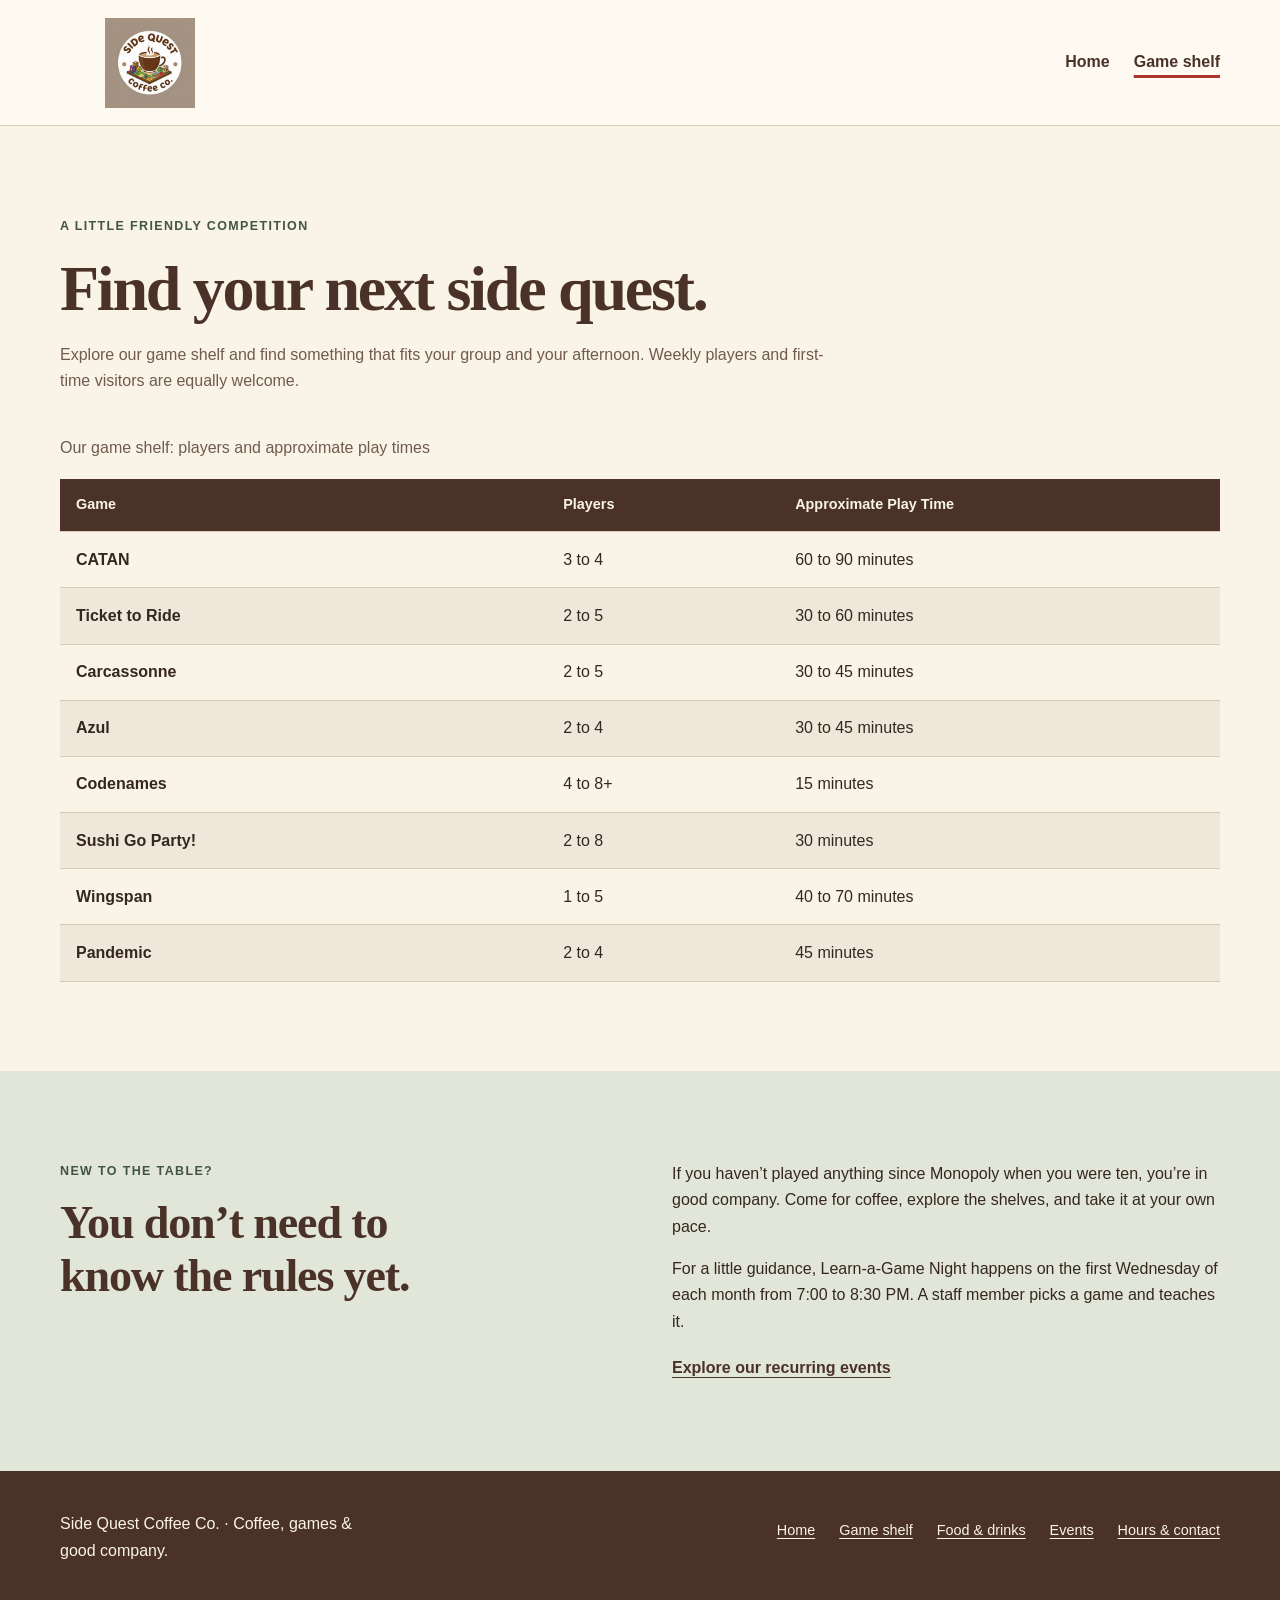
<file: games.html>
<!DOCTYPE html>
<html lang="en">
<head>
  <meta charset="UTF-8">
  <meta name="viewport" content="width=device-width, initial-scale=1.0">
  <meta name="description" content="Explore the tabletop game shelf at Side Quest Coffee Co., with player counts and approximate play times for all eight games. Beginners welcome.">
  <meta name="theme-color" content="#4b3228">
  <title>Game Shelf | Side Quest Coffee Co.</title>
  <link rel="stylesheet" href="style.css">
</head>
<body>
  <a class="skip-link" href="#main-content">Skip to main content</a>

  <header class="site-header">
    <div class="container header-inner">
      <a class="brand" href="index.html" aria-label="Side Quest Coffee Co. home">
        <img
          class="brand-logo"
          src="images/sidequest-logo.png"
          alt="Side Quest Coffee Co. logo featuring a steaming coffee cup on a colorful board game"
        >
      </a>

      <nav class="main-nav" aria-label="Main navigation">
        <ul>
          <li><a href="index.html">Home</a></li>
          <li><a href="games.html" aria-current="page">Game shelf</a></li>
        </ul>
      </nav>
    </div>
  </header>

  <main id="main-content">
    <section class="games section" aria-labelledby="games-heading">
      <div class="container">
        <div class="section-heading">
          <p class="eyebrow">A little friendly competition</p>
          <h1 id="games-heading">Find your next side quest.</h1>
          <p>Explore our game shelf and find something that fits your group and your afternoon. Weekly players and first-time visitors are equally welcome.</p>
        </div>

        <div class="table-wrapper">
          <table class="games-table">
            <caption>Our game shelf: players and approximate play times</caption>
            <thead>
              <tr>
                <th scope="col">Game</th>
                <th scope="col">Players</th>
                <th scope="col">Approximate Play Time</th>
              </tr>
            </thead>
            <tbody>
              <tr>
                <th scope="row">CATAN</th>
                <td>3 to 4</td>
                <td>60 to 90 minutes</td>
              </tr>
              <tr>
                <th scope="row">Ticket to Ride</th>
                <td>2 to 5</td>
                <td>30 to 60 minutes</td>
              </tr>
              <tr>
                <th scope="row">Carcassonne</th>
                <td>2 to 5</td>
                <td>30 to 45 minutes</td>
              </tr>
              <tr>
                <th scope="row">Azul</th>
                <td>2 to 4</td>
                <td>30 to 45 minutes</td>
              </tr>
              <tr>
                <th scope="row">Codenames</th>
                <td>4 to 8+</td>
                <td>15 minutes</td>
              </tr>
              <tr>
                <th scope="row">Sushi Go Party!</th>
                <td>2 to 8</td>
                <td>30 minutes</td>
              </tr>
              <tr>
                <th scope="row">Wingspan</th>
                <td>1 to 5</td>
                <td>40 to 70 minutes</td>
              </tr>
              <tr>
                <th scope="row">Pandemic</th>
                <td>2 to 4</td>
                <td>45 minutes</td>
              </tr>
            </tbody>
          </table>
        </div>
      </div>
    </section>

    <section class="about section" aria-labelledby="welcome-heading">
      <div class="container about-layout">
        <div>
          <p class="eyebrow">New to the table?</p>
          <h2 id="welcome-heading">You don’t need to know the rules yet.</h2>
        </div>

        <div class="about-copy">
          <p>If you haven’t played anything since Monopoly when you were ten, you’re in good company. Come for coffee, explore the shelves, and take it at your own pace.</p>
          <p>For a little guidance, Learn-a-Game Night happens on the first Wednesday of each month from 7:00 to 8:30 PM. A staff member picks a game and teaches it.</p>
          <a class="text-link" href="index.html#events">Explore our recurring events</a>
        </div>
      </div>
    </section>
  </main>

  <footer class="site-footer">
    <div class="container footer-inner">
      <p>Side Quest Coffee Co. <span aria-hidden="true">·</span> Coffee, games &amp; good company.</p>
      <nav aria-label="Footer navigation">
        <ul>
          <li><a href="index.html">Home</a></li>
          <li><a href="games.html" aria-current="page">Game shelf</a></li>
          <li><a href="index.html#menu">Food &amp; drinks</a></li>
          <li><a href="index.html#events">Events</a></li>
          <li><a href="index.html#visit">Hours &amp; contact</a></li>
        </ul>
      </nav>
    </div>
  </footer>
</body>
</html>
</file>
<file: style.css>
/* Shared styles for index.html and games.html. */
:root {
  --cream: #faf4e8;
  --paper: #fffaf1;
  --brown: #4b3228;
  --ink: #35271f;
  --muted: #705b4d;
  --line: #d8c9b5;
  --sage: #e1e6d8;
  --sage-dark: #405542;
  --red: #a9362f;
  --blue: #315c86;
  --yellow: #e9b94e;
}

* { box-sizing: border-box; }
body {
  margin: 0;
  background: var(--cream);
  color: var(--ink);
  font-family: "Trebuchet MS", Arial, sans-serif;
  font-size: 1rem;
  line-height: 1.65;
}
img { display: block; max-width: 100%; height: auto; }
a { color: var(--brown); text-underline-offset: 0.22em; }
a:hover { color: var(--red); }
a:focus-visible {
  outline: 3px solid var(--blue);
  outline-offset: 5px;
  border-radius: 3px;
}
h1, h2, h3, p, figure, dl { margin: 0; }
h1, h2, h3 {
  color: var(--brown);
  font-family: Georgia, "Times New Roman", serif;
  line-height: 1.15;
  text-wrap: balance;
}
h1 { font-size: clamp(2.5rem, 5vw, 4.75rem); letter-spacing: -0.035em; }
h2 { font-size: clamp(2rem, 3.6vw, 3.25rem); letter-spacing: -0.025em; }
h3 { font-size: 1.5rem; }
p + p { margin-top: 1rem; }
.container { width: min(100% - 3rem, 1160px); margin-inline: auto; }
.section { padding-block: clamp(3rem, 7vw, 6rem); }
.section-heading { max-width: 720px; margin-bottom: 2.5rem; }
.section-heading > p:last-child { margin-top: 1rem; color: var(--muted); }
.eyebrow {
  margin-bottom: 1rem;
  color: var(--sage-dark);
  font-size: 0.78rem;
  font-weight: 700;
  letter-spacing: 0.11em;
  text-transform: uppercase;
}
.skip-link {
  position: absolute;
  top: 0.5rem;
  left: 1rem;
  z-index: 10;
  padding: 0.75rem 1rem;
  background: var(--paper);
  transform: translateY(-180%);
}
.skip-link:focus { transform: translateY(0); }

/* A simple shared header: all navigation stays visible on small screens. */
.site-header { background: var(--paper); border-bottom: 1px solid var(--line); }
.header-inner {
  display: flex;
  align-items: center;
  justify-content: space-between;
  gap: 1.5rem;
  padding-block: 1.1rem;
}
.brand { display: block; flex-shrink: 0; }
.brand-logo { width: 180px; max-height: 90px; object-fit: contain; }
.main-nav ul, .site-footer nav ul {
  display: flex;
  flex-wrap: wrap;
  align-items: center;
  gap: 0.5rem 1.5rem;
  margin: 0;
  padding: 0;
  list-style: none;
}
.main-nav a {
  display: inline-block;
  padding-block: 0.65rem;
  font-weight: 700;
  text-decoration: none;
}
.main-nav a[aria-current="page"] {
  text-decoration: underline;
  text-decoration-color: var(--red);
  text-decoration-thickness: 3px;
  text-underline-offset: 0.5rem;
}

.hero-layout, .about-layout, .visit-layout {
  display: grid;
  grid-template-columns: minmax(0, 1fr) minmax(0, 1fr);
  gap: clamp(2rem, 5vw, 4.5rem);
  align-items: center;
}
.intro { max-width: 48ch; margin-top: 1.5rem; font-size: 1.15rem; }
.hero-links { display: flex; flex-wrap: wrap; gap: 0.8rem; margin-top: 2rem; }
.button {
  display: inline-flex;
  justify-content: center;
  align-items: center;
  min-height: 48px;
  padding: 0.75rem 1.2rem;
  border: 1px solid var(--brown);
  border-radius: 6px;
  font-weight: 700;
  text-align: center;
  text-decoration: none;
}
.button-primary { background: var(--brown); color: var(--cream); }
.button-primary:hover { background: var(--sage-dark); color: var(--paper); border-color: var(--sage-dark); }
.button-secondary { background: transparent; }
.button-secondary:hover { background: var(--sage); color: var(--brown); }
.hero-note { margin-top: 1.25rem; color: var(--muted); font-size: 0.9rem; }
.hero-photo img {
  width: 100%;
  aspect-ratio: 4 / 5;
  object-fit: cover;
  background: var(--sage);
  border-radius: 100px 100px 12px 12px;
}
.hero-photo figcaption { margin-top: 0.8rem; color: var(--muted); font-size: 0.85rem; }
.about { background: var(--sage); }
.about-layout { align-items: start; }
.text-link { display: inline-block; margin-top: 1.25rem; font-weight: 700; }

/* Menu cards and the smaller price list. */
.popular-grid, .event-grid {
  display: grid;
  grid-template-columns: repeat(3, minmax(0, 1fr));
  gap: 1.5rem;
}
.menu-card { background: var(--paper); border: 1px solid var(--line); border-radius: 12px; overflow: hidden; }
.menu-card > img { width: 100%; aspect-ratio: 4 / 3; object-fit: cover; background: var(--sage); }
.menu-card-copy { display: flex; align-items: start; justify-content: space-between; gap: 1rem; padding: 1.4rem; }
.menu-card h3 { font-size: 1.3rem; }
.price { flex-shrink: 0; color: var(--sage-dark); font-weight: 700; font-variant-numeric: tabular-nums; }
.menu-more { margin-top: 2.5rem; padding-top: 2rem; border-top: 1px solid var(--line); }
.menu-list { display: grid; grid-template-columns: repeat(2, minmax(0, 1fr)); column-gap: 3rem; margin-top: 1rem; }
.menu-list > div { display: flex; justify-content: space-between; gap: 1rem; padding-block: 0.8rem; border-bottom: 1px solid var(--line); }
.menu-list dd { margin: 0; white-space: nowrap; font-variant-numeric: tabular-nums; }

.events { background: var(--paper); border-block: 1px solid var(--line); }
.event-card { padding: 1.75rem; border-top: 4px solid var(--blue); background: var(--cream); border-radius: 4px 4px 12px 12px; }
.event-card:nth-child(3) { border-top-color: var(--yellow); }
.event-featured { border-top-color: var(--red); background: var(--sage); }
.event-label { margin-bottom: 0.75rem; color: var(--sage-dark); font-size: 0.8rem; font-weight: 700; }
.event-time { margin-block: 1rem; color: var(--brown); font-size: 0.95rem; font-weight: 700; }

.visit-layout { align-items: start; }
address { margin-top: 1.25rem; font-style: normal; }
address a { overflow-wrap: anywhere; }
.contact-label { color: var(--muted); font-size: 0.85rem; }
table { width: 100%; border-collapse: collapse; text-align: left; }
caption { padding-bottom: 1.1rem; color: var(--brown); font-family: Georgia, "Times New Roman", serif; font-size: 1.5rem; font-weight: 700; text-align: left; }
th, td { padding: 0.9rem 1rem; border-bottom: 1px solid var(--line); vertical-align: top; }
thead th { background: var(--brown); color: var(--cream); font-size: 0.9rem; }
tbody th { font-weight: 700; }
tbody tr:nth-child(even) { background: #efe7d9; }
.hours-table td { font-variant-numeric: tabular-nums; }
.closed-day td { color: var(--red); font-weight: 700; }

/* Game shelf: a clear, readable table with no extra controls. */
.games .section-heading { max-width: 780px; }
.games-table { table-layout: fixed; }
.games-table th:first-child { width: 42%; }
.games-table th:nth-child(2) { width: 20%; }
.games-table td { font-variant-numeric: tabular-nums; }
.games-table caption { font-family: "Trebuchet MS", Arial, sans-serif; font-size: 1rem; color: var(--muted); font-weight: 400; }
.table-wrapper { min-width: 0; }

.site-footer { padding-block: 2.5rem; background: var(--brown); color: var(--cream); }
.footer-inner { display: flex; flex-wrap: wrap; justify-content: space-between; gap: 1.5rem 3rem; }
.site-footer p { max-width: 34ch; }
.site-footer nav a { display: inline-block; padding-block: 0.5rem; color: var(--cream); font-size: 0.9rem; }
.site-footer nav a:hover { color: var(--yellow); }
.site-footer a:focus-visible { outline-color: var(--yellow); }

@media (max-width: 900px) {
  .hero-layout { grid-template-columns: minmax(0, 1.1fr) minmax(0, 0.9fr); gap: 2rem; }
  .event-grid { grid-template-columns: 1fr; }
  .menu-card-copy { flex-direction: column; gap: 0.6rem; }
}
@media (max-width: 700px) {
  .container { width: min(100% - 2rem, 1160px); }
  .header-inner { flex-direction: column; gap: 0.5rem; }
  .main-nav ul { justify-content: center; gap: 0.3rem 1.25rem; }
  .hero-layout, .about-layout, .visit-layout, .popular-grid, .menu-list { grid-template-columns: 1fr; }
  .hero-photo img { aspect-ratio: 4 / 3; border-radius: 48px 48px 12px 12px; }
  .menu-card-copy { flex-direction: row; }
  .hero-links > a { flex: 1 1 200px; }
  .section-heading { margin-bottom: 2rem; }
  th, td { padding: 0.8rem 0.6rem; }
  .games-table { font-size: 0.9rem; }
  .games-table th:first-child { width: 38%; }
  .games-table th:nth-child(2) { width: 22%; }
  .games-table thead th { font-size: 0.8rem; overflow-wrap: anywhere; }
  .footer-inner { flex-direction: column; }
}
@media print {
  body, .section, .site-header, .site-footer { background: white; color: black; }
  .skip-link, .hero-links, .main-nav, .site-footer nav { display: none; }
  .section { padding-block: 1.5rem; }
  .container { width: 100%; }
  .hero-photo img { max-height: 250px; object-fit: contain; }
  thead th { background: transparent; color: black; }
  .event-card, .menu-card { break-inside: avoid; }
}
</file>
